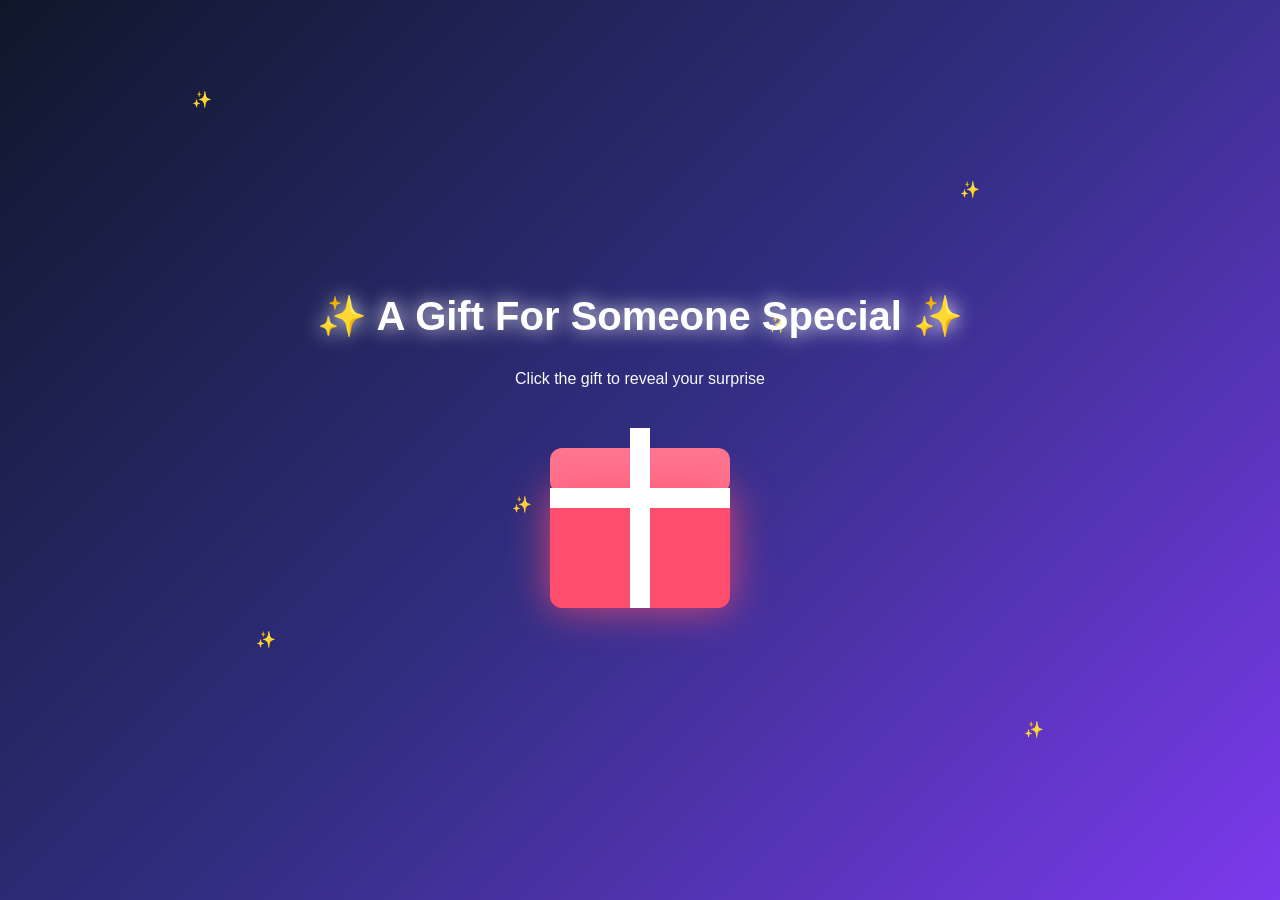
<file: index.html>
<!DOCTYPE html>
<html>
<head>
<meta charset="UTF-8">
<title>A Special Surprise ❤️</title>

<style>

*{
    margin:0;
    padding:0;
    box-sizing:border-box;
}

body{
    height:100vh;
    overflow:hidden;
    font-family:Arial, sans-serif;
    background:linear-gradient(135deg,#0f172a,#312e81,#7c3aed);
    display:flex;
    justify-content:center;
    align-items:center;
}

.star{
    position:absolute;
    color:white;
    animation:twinkle 3s infinite;
}

@keyframes twinkle{
    0%,100%{opacity:0.2;}
    50%{opacity:1;}
}

.container{
    text-align:center;
    z-index:2;
}

.title{
    color:white;
    font-size:40px;
    margin-bottom:30px;
    text-shadow:0 0 20px white;
}

.subtitle{
    color:#f8fafc;
    margin-bottom:40px;
}

.gift{
    position:relative;
    width:180px;
    height:180px;
    margin:auto;
    cursor:pointer;
    transition:0.5s;
}

.gift:hover{
    transform:scale(1.08);
}

.box{
    width:180px;
    height:120px;
    background:#ff4d6d;
    position:absolute;
    bottom:0;
    border-radius:12px;
    box-shadow:0 0 40px rgba(255,77,109,.8);
}

.lid{
    width:180px;
    height:45px;
    background:#ff758f;
    position:absolute;
    top:20px;
    border-radius:12px;
    transition:1s;
}

.ribbon-v{
    position:absolute;
    width:20px;
    height:180px;
    background:white;
    left:80px;
}

.ribbon-h{
    position:absolute;
    width:180px;
    height:20px;
    background:white;
    top:60px;
}

.open .lid{
    transform:translateY(-80px) rotate(-15deg);
}

.secret{
    display:none;
    margin-top:40px;
    background:white;
    width:400px;
    max-width:90vw;
    padding:25px;
    border-radius:20px;
    animation:fadeIn 1s;
}

@keyframes fadeIn{
    from{
        opacity:0;
        transform:translateY(40px);
    }
    to{
        opacity:1;
        transform:translateY(0);
    }
}

.secret h2{
    color:#ff4d6d;
    margin-bottom:15px;
}

.secret p{
    color:#444;
    margin-bottom:15px;
    line-height:1.6;
}

input{
    width:90%;
    padding:12px;
    border-radius:25px;
    border:1px solid #ccc;
    text-align:center;
    font-size:16px;
}

button{
    margin-top:15px;
    padding:12px 25px;
    border:none;
    border-radius:25px;
    background:#ff4d6d;
    color:white;
    font-size:16px;
    cursor:pointer;
}

.heart{
    position:absolute;
    font-size:25px;
    animation:floatUp 4s linear forwards;
}

@keyframes floatUp{
    from{
        opacity:1;
        transform:translateY(0);
    }
    to{
        opacity:0;
        transform:translateY(-300px);
    }
}

</style>
</head>

<body>

<div class="star" style="top:10%;left:15%">✨</div>
<div class="star" style="top:20%;left:75%">✨</div>
<div class="star" style="top:70%;left:20%">✨</div>
<div class="star" style="top:80%;left:80%">✨</div>
<div class="star" style="top:35%;left:60%">✨</div>
<div class="star" style="top:55%;left:40%">✨</div>

<div class="container">

<h1 class="title">✨ A Gift For Someone Special ✨</h1>

<p class="subtitle">
Click the gift to reveal your surprise
</p>

<div class="gift" id="gift" onclick="openGift()">

<div class="lid"></div>

<div class="box"></div>

<div class="ribbon-v"></div>

<div class="ribbon-h"></div>

</div>

<div class="secret" id="secret">

<h2>💌 Secret Birthday Message</h2>

<p>
This little gift was made especially for you.
Before you continue, enter the secret password.
</p>

<input type="password"
id="password"
placeholder="Enter Secret Password">

<br>

<button onclick="checkPassword()">
Unlock Surprise ❤️
</button>

</div>

</div>

<script>

function openGift(){

    document.getElementById("gift")
    .classList.add("open");

    document.getElementById("secret")
    .style.display="block";

    for(let i=0;i<20;i++){

        let heart=document.createElement("div");

        heart.innerHTML="❤️";

        heart.className="heart";

        heart.style.left=
        (window.innerWidth/2 +
        Math.random()*200-100)+"px";

        heart.style.top=
        (window.innerHeight/2)+"px";

        document.body.appendChild(heart);

        setTimeout(()=>{
            heart.remove();
        },4000);
    }
}

function checkPassword(){

    let pass=
    document.getElementById("password").value;

    if(pass==="20061311"){
        window.location.href="home.html";
    }
    else{
        alert("Wrong password ❤️");
    }
}

</script>

</body>
</html>
</file>
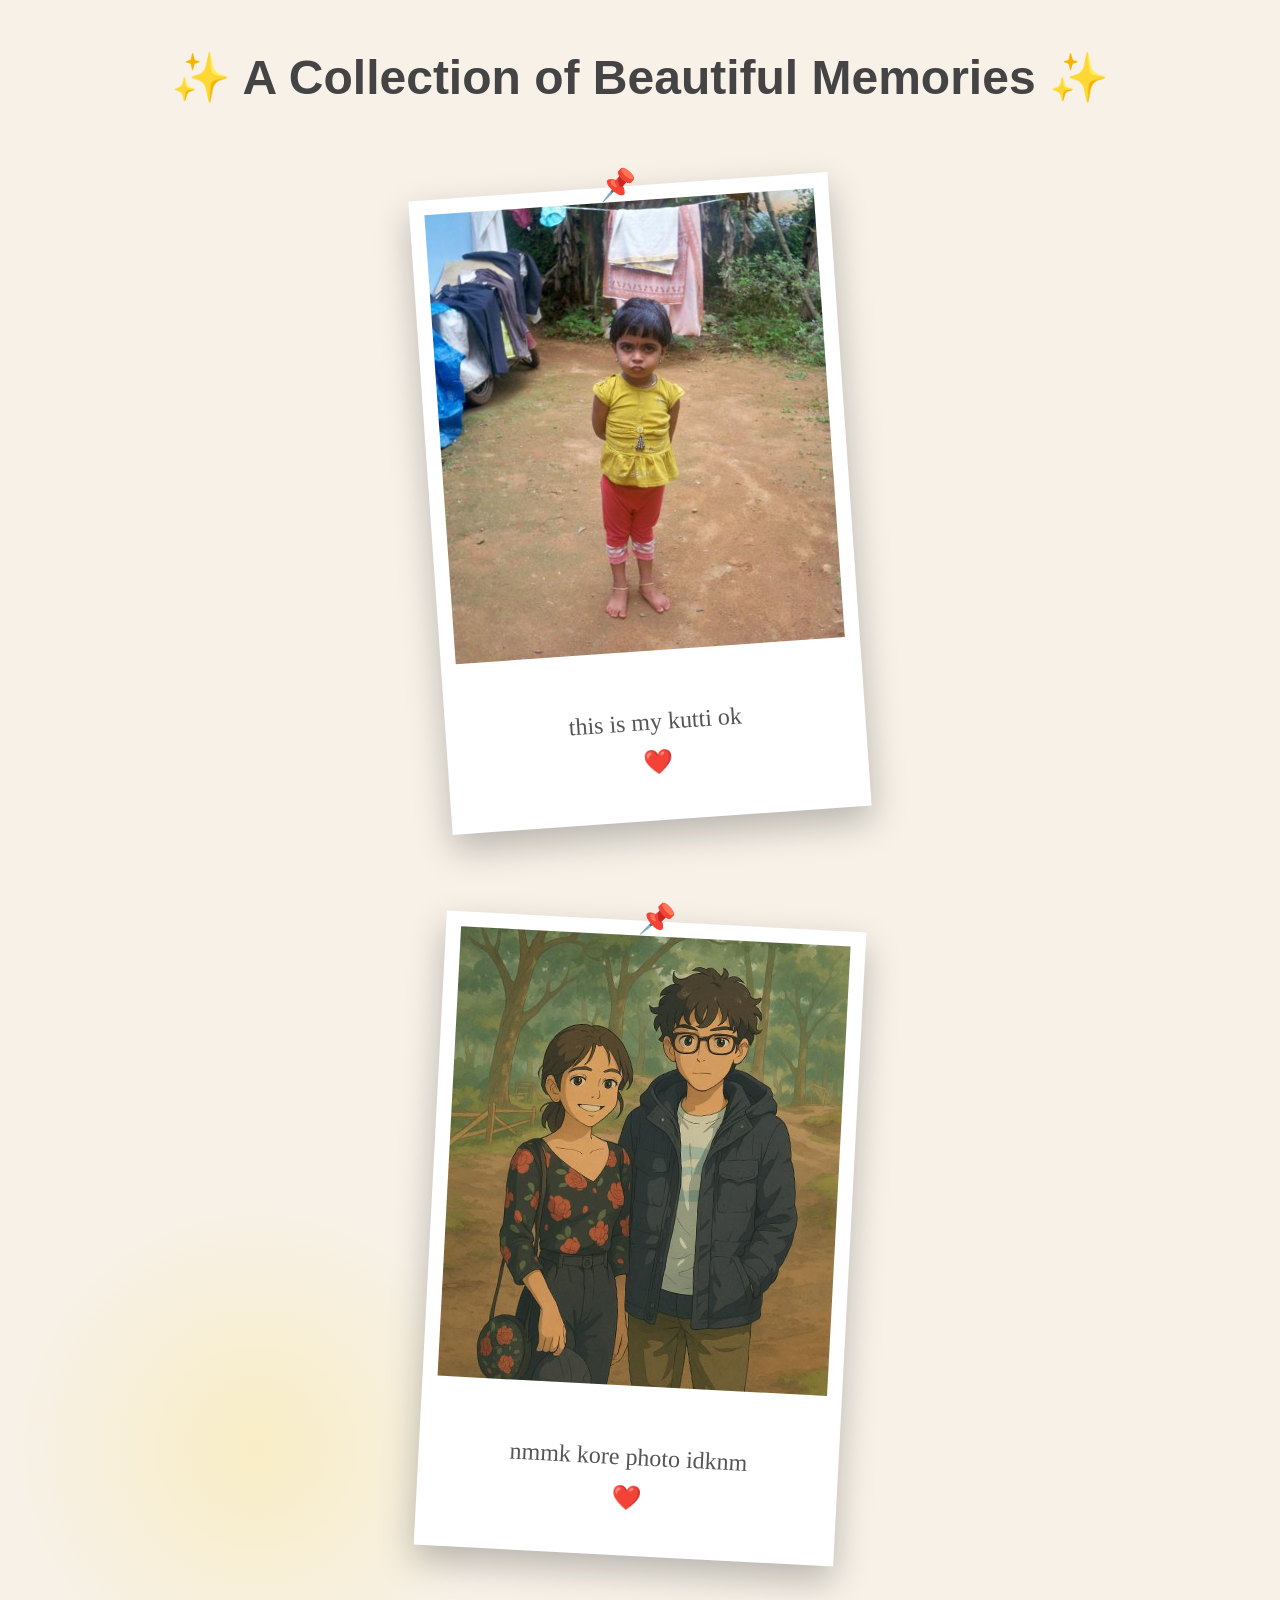
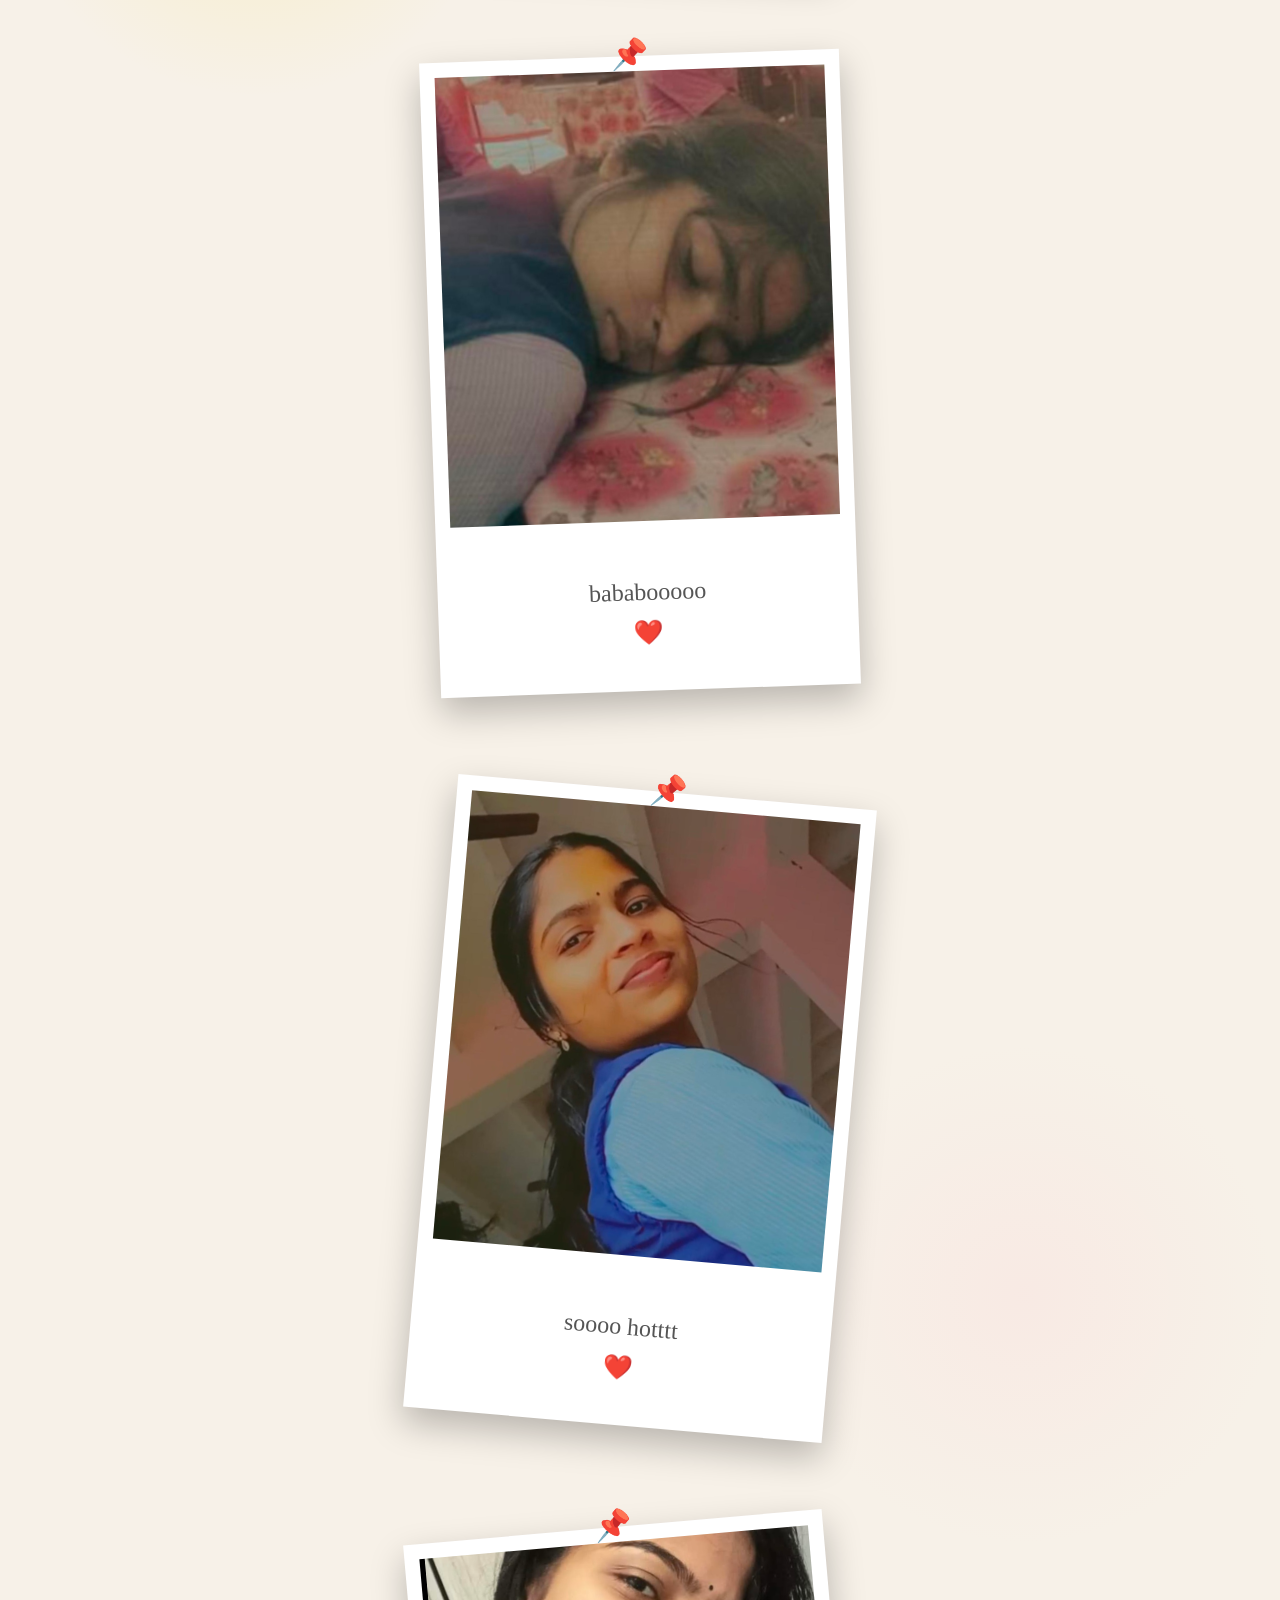
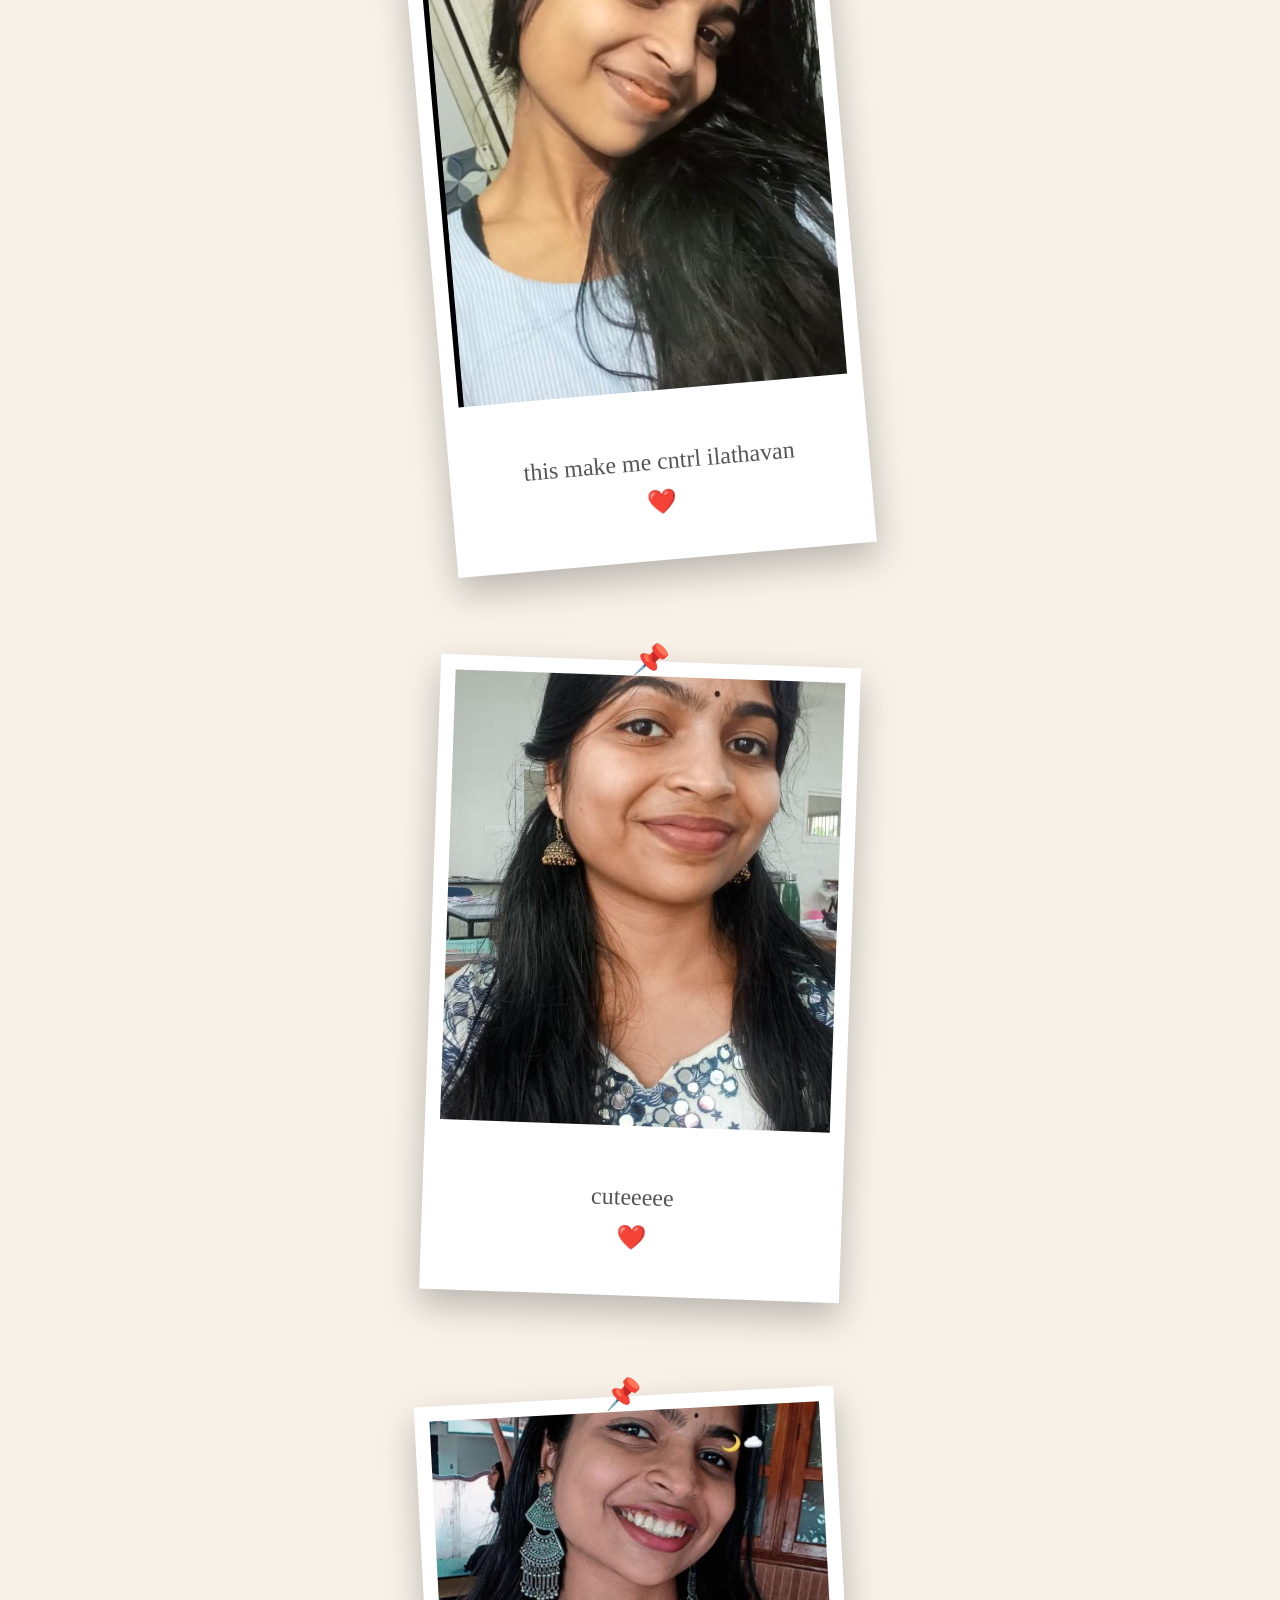
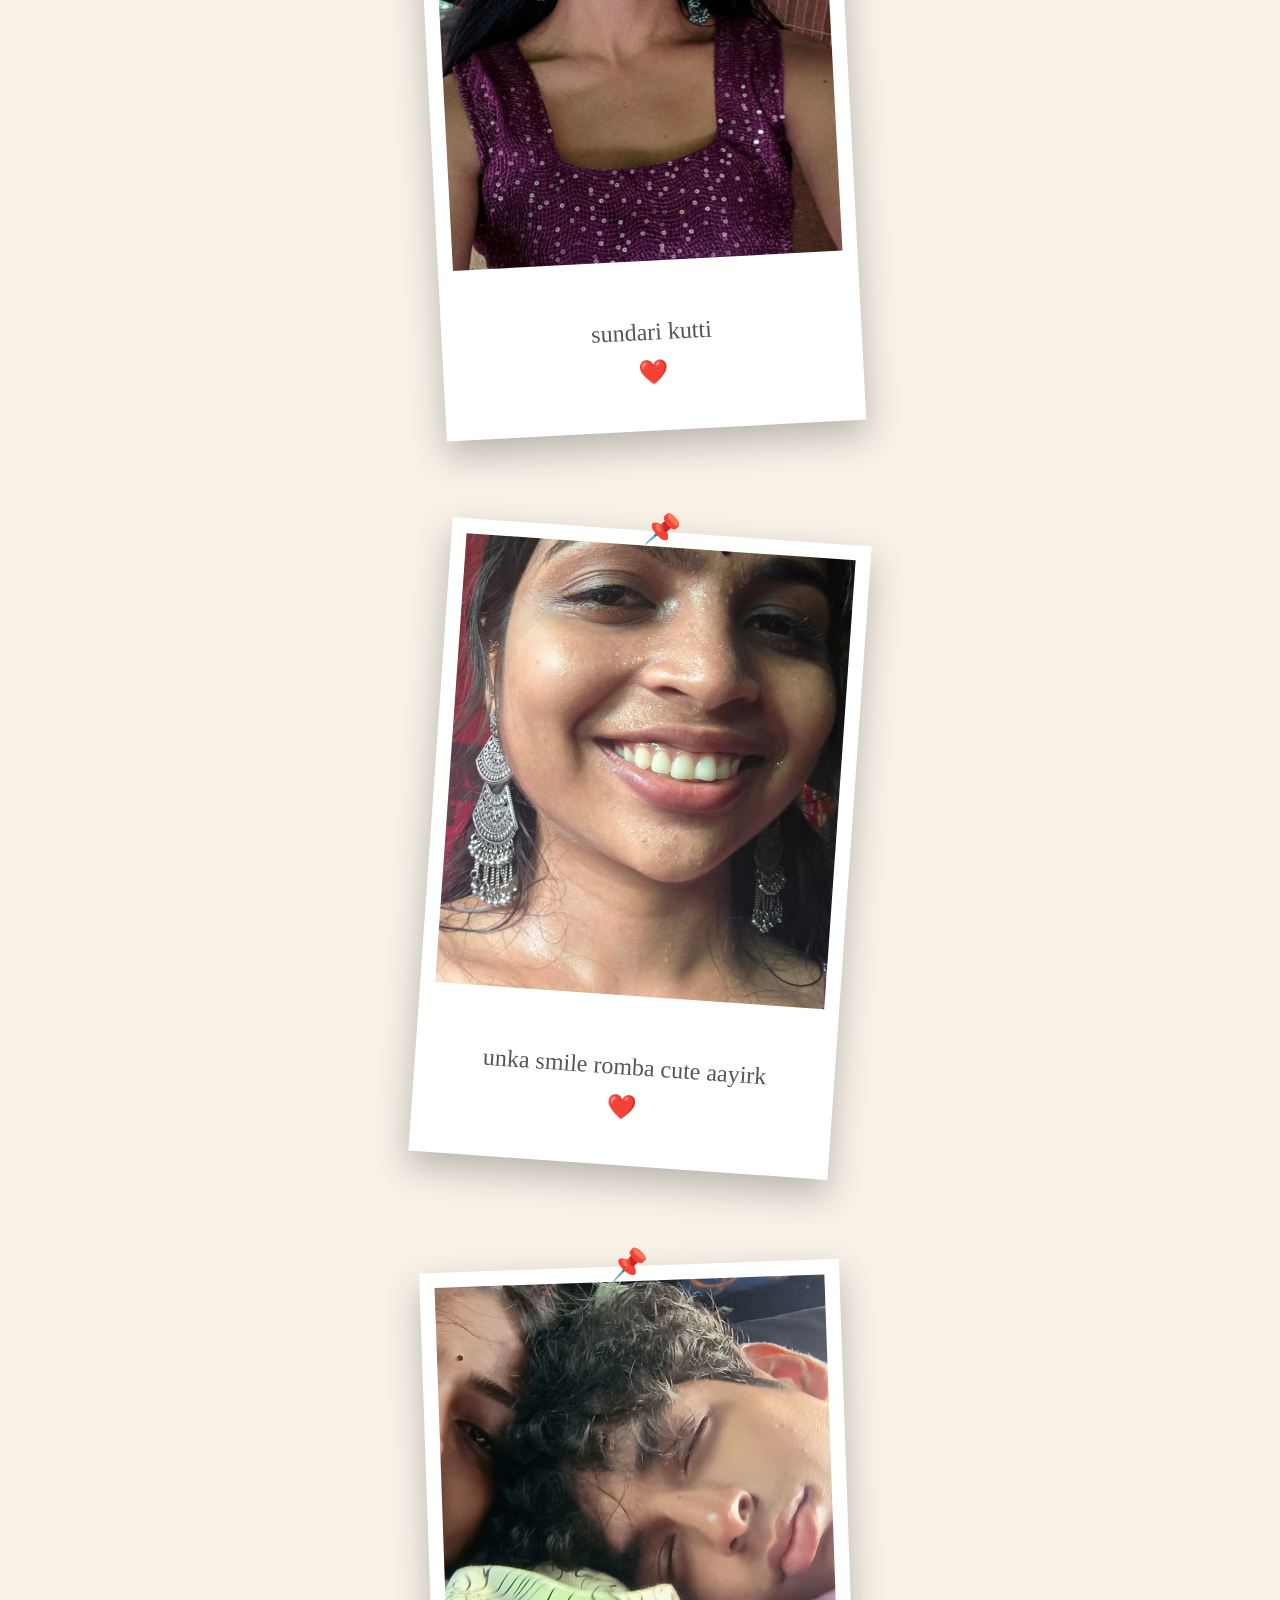
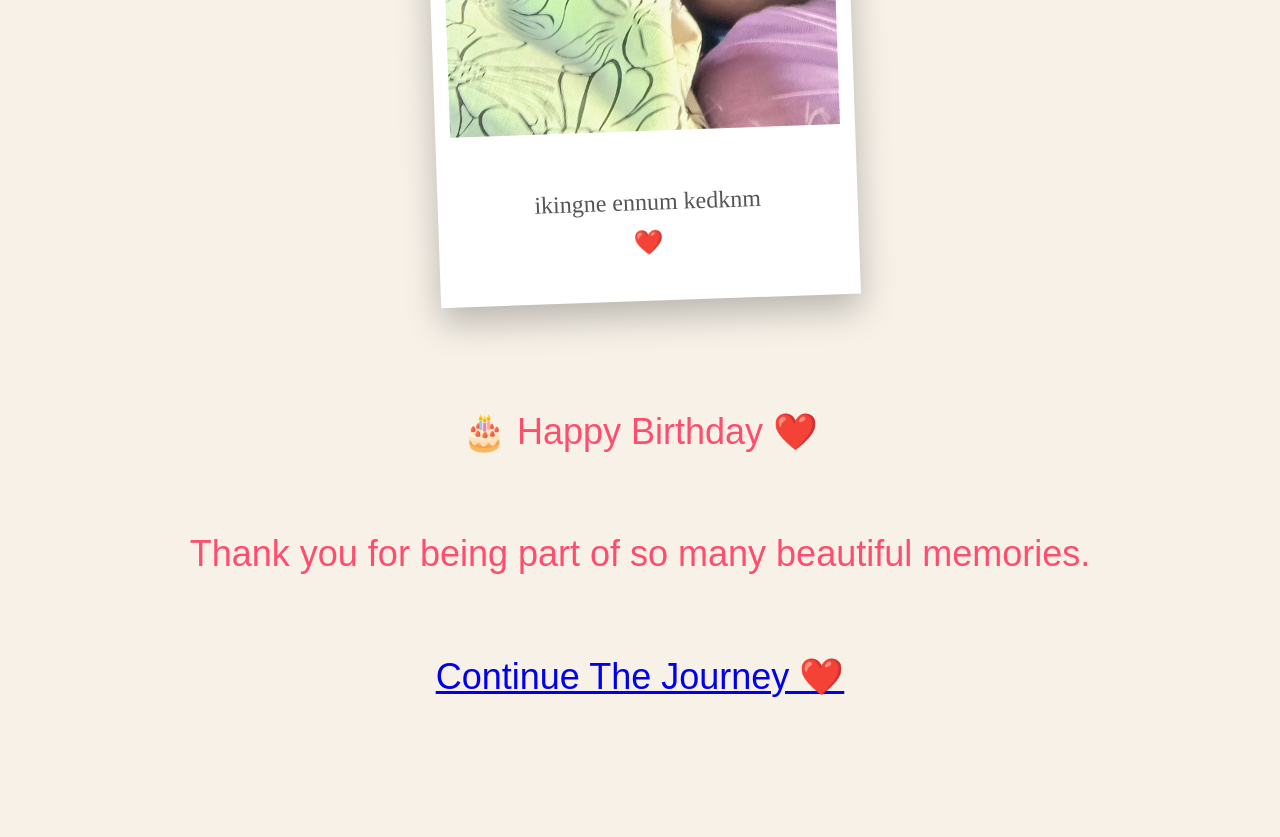
<file: gallery.html>
<!DOCTYPE html>
<html lang="en">
<head>
<meta charset="UTF-8">
<meta name="viewport" content="width=device-width, initial-scale=1.0">
<title>Polaroid Memories ❤️</title>

<style>

*{
    margin:0;
    padding:0;
    box-sizing:border-box;
}

body{
    background:#f7f1e8;
    background-image:
    radial-gradient(circle at 20% 20%, rgba(255,215,0,.15), transparent 250px),
    radial-gradient(circle at 80% 40%, rgba(255,192,203,.15), transparent 250px);
    font-family:Arial,sans-serif;
    padding:50px 20px;
}

h1{
    text-align:center;
    color:#444;
    font-size:3rem;
    margin-bottom:80px;
}

.gallery{
    display:flex;
    flex-direction:column;
    align-items:center;
    gap:100px;
}

.polaroid{
    width:420px;
    background:white;
    padding:15px;
    padding-bottom:170px;
    position:relative;
    box-shadow:0 15px 35px rgba(0,0,0,.25);
    transition:0.4s;
}

.polaroid:hover{
    transform:scale(1.05) !important;
}

.polaroid::before{
    content:"📌";
    position:absolute;
    top:-20px;
    left:50%;
    transform:translateX(-50%);
    font-size:30px;
}

.polaroid:nth-child(1){transform:rotate(-4deg);}
.polaroid:nth-child(2){transform:rotate(3deg);}
.polaroid:nth-child(3){transform:rotate(-2deg);}
.polaroid:nth-child(4){transform:rotate(5deg);}
.polaroid:nth-child(5){transform:rotate(-5deg);}
.polaroid:nth-child(6){transform:rotate(2deg);}
.polaroid:nth-child(7){transform:rotate(-3deg);}
.polaroid:nth-child(8){transform:rotate(4deg);}
.polaroid:nth-child(9){transform:rotate(-2deg);}

.polaroid img{
    width:100%;
    height:450px;
    object-fit:cover;
    display:block;
}

.caption{
    position:absolute;
    bottom:40px;
    left:50%;
    transform:translateX(-50%);
    width:90%;
    text-align:center;
    color:#555;
    font-size:24px;
    line-height:1.4;
    font-family:"Brush Script MT",cursive;
}

.heart{
    display:block;
    margin-top:8px;
    font-size:24px;
}

.final{
    text-align:center;
    margin-top:100px;
    margin-bottom:80px;
    color:#ff4d6d;
    font-size:36px;
    line-height:1.7;
}

</style>
</head>
<body>

<h1>✨ A Collection of Beautiful Memories ✨</h1>

<div class="gallery">

<div class="polaroid">
<img src="photo1.jpg">
<div class="caption">
this is my kutti ok
<span class="heart">❤️</span>
</div>
</div>

<div class="polaroid">
<img src="photo2.jpg">
<div class="caption">
nmmk kore photo idknm
<span class="heart">❤️</span>
</div>
</div>

<div class="polaroid">
<img src="photo3.jpg">
<div class="caption">
bababooooo
<span class="heart">❤️</span>
</div>
</div>

<div class="polaroid">
<img src="photo4.jpg">
<div class="caption">
soooo hotttt
<span class="heart">❤️</span>
</div>
</div>

<div class="polaroid">
<img src="photo5.jpg">
<div class="caption">
this make me cntrl ilathavan
<span class="heart">❤️</span>
</div>
</div>

<div class="polaroid">
<img src="photo6.jpg">
<div class="caption">
cuteeeee
<span class="heart">❤️</span>
</div>
</div>

<div class="polaroid">
<img src="photo7.jpg">
<div class="caption">
sundari kutti
<span class="heart">❤️</span>
</div>
</div>

<div class="polaroid">
<img src="photo8.jpg">
<div class="caption">
unka smile romba cute aayirk
<span class="heart">❤️</span>
</div>
</div>

<div class="polaroid">
<img src="photo9.jpg">
<div class="caption">
ikingne ennum kedknm
<span class="heart">❤️</span>
</div>
</div>

</div>

<div class="final">
🎂 Happy Birthday ❤️
<br><br>
Thank you for being part of so many beautiful memories.

<br><br>

<a href="memories.html" class="next-btn">
Continue The Journey ❤️
</a>

</div>

</body>
</html>
</file>
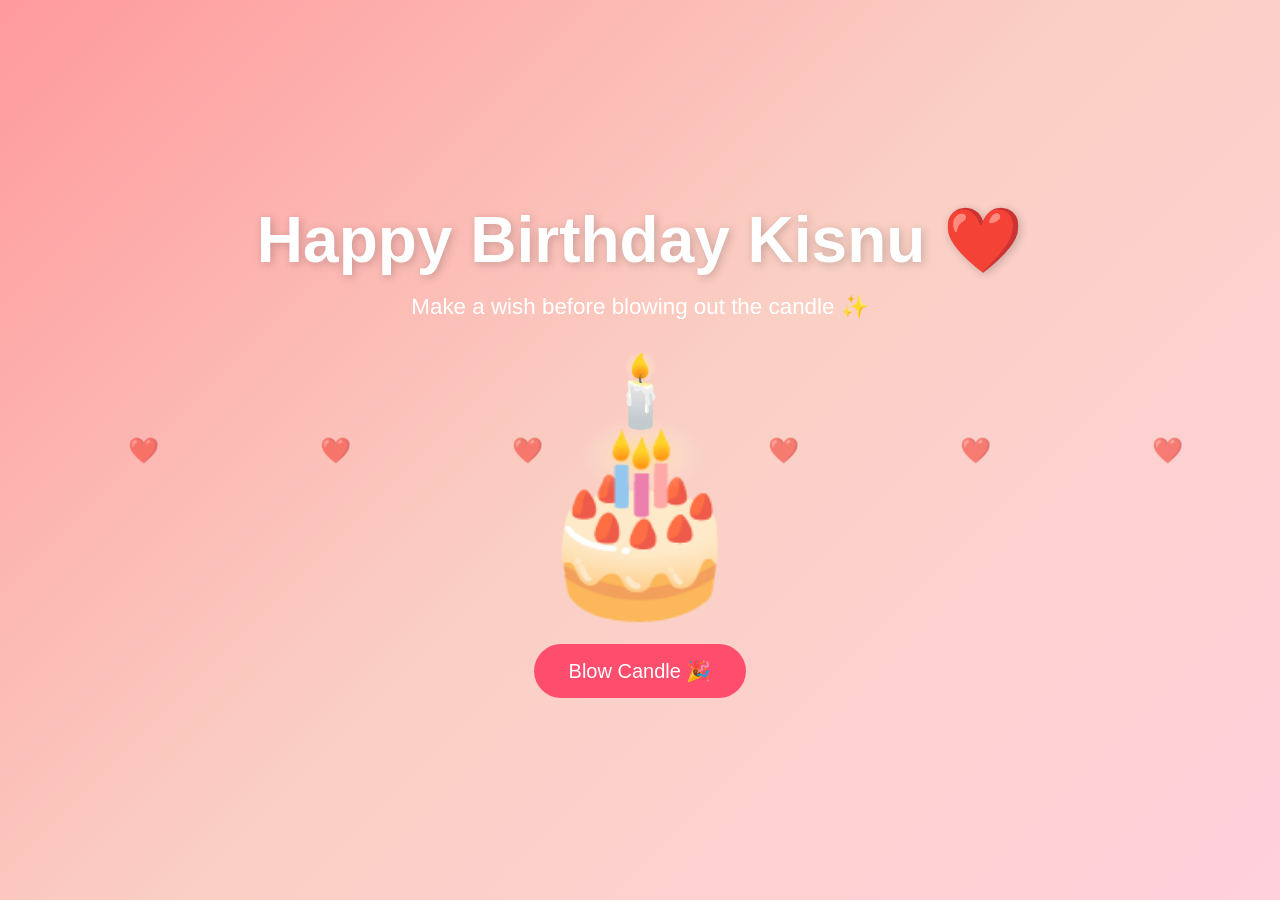
<file: home.html>
<!DOCTYPE html>
<html lang="en">
<head>
<meta charset="UTF-8">
<meta name="viewport" content="width=device-width, initial-scale=1.0">
<title>Happy Birthday ❤️</title>

<style>

*{
    margin:0;
    padding:0;
    box-sizing:border-box;
}

body{
    height:100vh;
    overflow:hidden;
    display:flex;
    justify-content:center;
    align-items:center;
    flex-direction:column;
    text-align:center;

    background:linear-gradient(
    135deg,
    #ff9a9e,
    #fad0c4,
    #ffd1dc
    );

    font-family:Arial,sans-serif;
}

h1{
    font-size:4rem;
    color:white;
    margin-bottom:15px;
    text-shadow:2px 2px 10px rgba(0,0,0,0.2);
}

.subtitle{
    color:white;
    font-size:1.4rem;
    margin-bottom:30px;
}

.candle{
    font-size:70px;
    margin-bottom:-20px;
    transition:0.5s;
}

.cake{
    font-size:180px;
}

button{

    padding:15px 35px;

    border:none;

    border-radius:30px;

    background:#ff4d6d;

    color:white;

    font-size:20px;

    cursor:pointer;

    margin-top:20px;

    transition:0.3s;
}

button:hover{
    transform:scale(1.05);
}

#cakeSlice{
    display:none;
    font-size:90px;
    margin-top:20px;
    animation:pop 1s ease;
}

#albumBtn{
    display:none;

    margin-top:10px;

    text-decoration:none;

    background:#ff4d6d;

    color:white;

    padding:15px 35px;

    border-radius:30px;

    font-size:20px;
}

@keyframes pop{

    0%{
        transform:scale(0);
    }

    100%{
        transform:scale(1);
    }

}

.heart{

    position:absolute;

    color:white;

    font-size:25px;

    animation:float 8s linear infinite;

    opacity:.6;
}

@keyframes float{

    from{
        transform:translateY(100vh);
    }

    to{
        transform:translateY(-120px);
    }

}

</style>
</head>
<body>

<div class="heart" style="left:10%">❤️</div>
<div class="heart" style="left:25%;animation-delay:1s">❤️</div>
<div class="heart" style="left:40%;animation-delay:2s">❤️</div>
<div class="heart" style="left:60%;animation-delay:3s">❤️</div>
<div class="heart" style="left:75%;animation-delay:4s">❤️</div>
<div class="heart" style="left:90%;animation-delay:5s">❤️</div>

<h1>Happy Birthday Kisnu ❤️</h1>

<p class="subtitle">
Make a wish before blowing out the candle ✨
</p>

<div class="candle" id="candle">
🕯️
</div>

<div class="cake">
🎂
</div>

<button onclick="blowCandle()">
Blow Candle 🎉
</button>

<div id="cakeSlice">
🍰
</div>

<a href="gallery.html" id="albumBtn">
Open My Birthday Album ❤️
</a>

<script>

function blowCandle(){

    document.getElementById("candle").innerHTML = "💨";

    document.getElementById("cakeSlice").style.display = "block";

    document.getElementById("albumBtn").style.display = "inline-block";

}

</script>

</body>
</html>
</file>
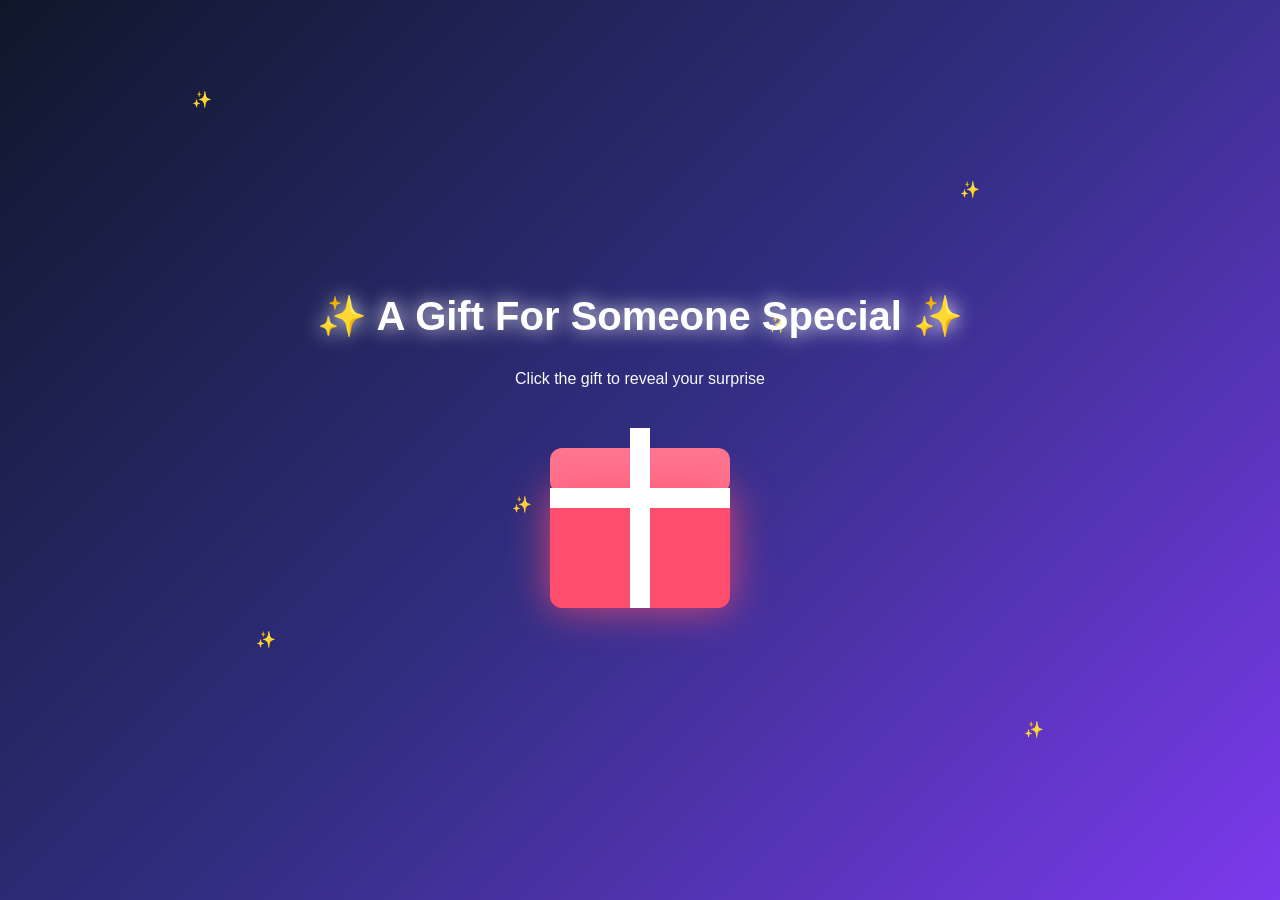
<file: login.html>
<!DOCTYPE html>
<html>
<head>
<meta charset="UTF-8">
<title>A Special Surprise ❤️</title>

<style>

*{
    margin:0;
    padding:0;
    box-sizing:border-box;
}

body{
    height:100vh;
    overflow:hidden;
    font-family:Arial, sans-serif;
    background:linear-gradient(135deg,#0f172a,#312e81,#7c3aed);
    display:flex;
    justify-content:center;
    align-items:center;
}

.star{
    position:absolute;
    color:white;
    animation:twinkle 3s infinite;
}

@keyframes twinkle{
    0%,100%{opacity:0.2;}
    50%{opacity:1;}
}

.container{
    text-align:center;
    z-index:2;
}

.title{
    color:white;
    font-size:40px;
    margin-bottom:30px;
    text-shadow:0 0 20px white;
}

.subtitle{
    color:#f8fafc;
    margin-bottom:40px;
}

.gift{
    position:relative;
    width:180px;
    height:180px;
    margin:auto;
    cursor:pointer;
    transition:0.5s;
}

.gift:hover{
    transform:scale(1.08);
}

.box{
    width:180px;
    height:120px;
    background:#ff4d6d;
    position:absolute;
    bottom:0;
    border-radius:12px;
    box-shadow:0 0 40px rgba(255,77,109,.8);
}

.lid{
    width:180px;
    height:45px;
    background:#ff758f;
    position:absolute;
    top:20px;
    border-radius:12px;
    transition:1s;
}

.ribbon-v{
    position:absolute;
    width:20px;
    height:180px;
    background:white;
    left:80px;
}

.ribbon-h{
    position:absolute;
    width:180px;
    height:20px;
    background:white;
    top:60px;
}

.open .lid{
    transform:translateY(-80px) rotate(-15deg);
}

.secret{
    display:none;
    margin-top:40px;
    background:white;
    width:400px;
    max-width:90vw;
    padding:25px;
    border-radius:20px;
    animation:fadeIn 1s;
}

@keyframes fadeIn{
    from{
        opacity:0;
        transform:translateY(40px);
    }
    to{
        opacity:1;
        transform:translateY(0);
    }
}

.secret h2{
    color:#ff4d6d;
    margin-bottom:15px;
}

.secret p{
    color:#444;
    margin-bottom:15px;
    line-height:1.6;
}

input{
    width:90%;
    padding:12px;
    border-radius:25px;
    border:1px solid #ccc;
    text-align:center;
    font-size:16px;
}

button{
    margin-top:15px;
    padding:12px 25px;
    border:none;
    border-radius:25px;
    background:#ff4d6d;
    color:white;
    font-size:16px;
    cursor:pointer;
}

.heart{
    position:absolute;
    font-size:25px;
    animation:floatUp 4s linear forwards;
}

@keyframes floatUp{
    from{
        opacity:1;
        transform:translateY(0);
    }
    to{
        opacity:0;
        transform:translateY(-300px);
    }
}

</style>
</head>

<body>

<div class="star" style="top:10%;left:15%">✨</div>
<div class="star" style="top:20%;left:75%">✨</div>
<div class="star" style="top:70%;left:20%">✨</div>
<div class="star" style="top:80%;left:80%">✨</div>
<div class="star" style="top:35%;left:60%">✨</div>
<div class="star" style="top:55%;left:40%">✨</div>

<div class="container">

<h1 class="title">✨ A Gift For Someone Special ✨</h1>

<p class="subtitle">
Click the gift to reveal your surprise
</p>

<div class="gift" id="gift" onclick="openGift()">

<div class="lid"></div>

<div class="box"></div>

<div class="ribbon-v"></div>

<div class="ribbon-h"></div>

</div>

<div class="secret" id="secret">

<h2>💌 Secret Birthday Message</h2>

<p>
This little gift was made especially for you.
Before you continue, enter the secret password.
</p>

<input type="password"
id="password"
placeholder="Enter Secret Password">

<br>

<button onclick="checkPassword()">
Unlock Surprise ❤️
</button>

</div>

</div>

<script>

function openGift(){

    document.getElementById("gift")
    .classList.add("open");

    document.getElementById("secret")
    .style.display="block";

    for(let i=0;i<20;i++){

        let heart=document.createElement("div");

        heart.innerHTML="❤️";

        heart.className="heart";

        heart.style.left=
        (window.innerWidth/2 +
        Math.random()*200-100)+"px";

        heart.style.top=
        (window.innerHeight/2)+"px";

        document.body.appendChild(heart);

        setTimeout(()=>{
            heart.remove();
        },4000);
    }
}

function checkPassword(){

    let pass=
    document.getElementById("password").value;

    if(pass==="20061311"){
        window.location.href="index.html";
    }
    else{
        alert("Wrong password ❤️");
    }
}

</script>

</body>
</html>
</file>
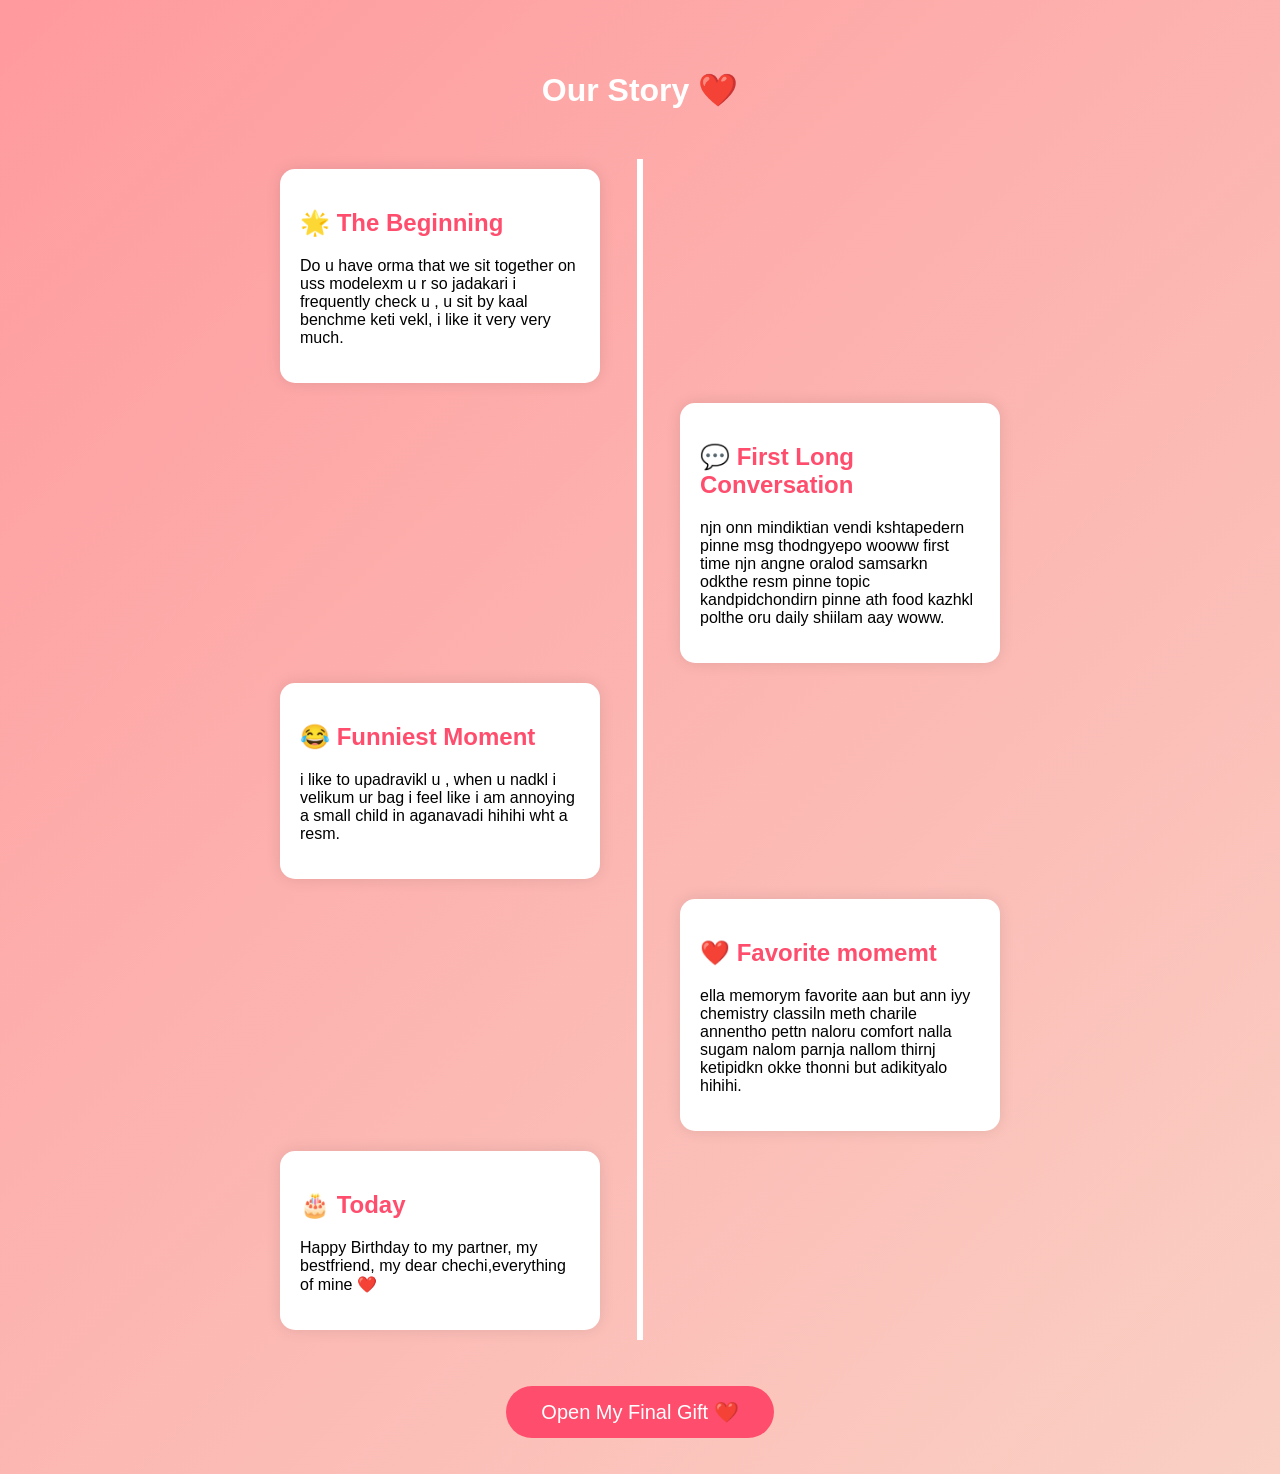
<file: memories.html>
<!DOCTYPE html>
<html>
<head>
<title>Our Story ❤️</title>

<style>

body{
    margin:0;
    font-family:Arial;
    background:linear-gradient(135deg,#ff9a9e,#fad0c4);
    padding:50px;
}

h1{
    text-align:center;
    color:white;
    margin-bottom:50px;
}

.timeline{
    position:relative;
    max-width:800px;
    margin:auto;
}

.timeline::after{
    content:'';
    position:absolute;
    width:6px;
    background:white;
    top:0;
    bottom:0;
    left:50%;
    margin-left:-3px;
}

.container{
    padding:10px 40px;
    position:relative;
    width:50%;
    box-sizing:border-box;
}

.left{
    left:0;
}

.right{
    left:50%;
}

.content{
    padding:20px;
    background:white;
    border-radius:15px;
    box-shadow:0 0 15px rgba(0,0,0,0.1);
}

h2{
    color:#ff4d6d;
}

</style>
</head>

<body>

<h1>Our Story ❤️</h1>

<div class="timeline">

<div class="container left">
<div class="content">
<h2>🌟 The Beginning</h2>
<p>Do u have orma that we sit together on uss modelexm u r so jadakari i frequently check u , u sit by kaal benchme keti vekl, i like it very very much.</p>
</div>
</div>

<div class="container right">
<div class="content">
<h2>💬 First Long Conversation</h2>
<p>njn onn mindiktian vendi kshtapedern pinne msg thodngyepo wooww first time njn angne oralod samsarkn odkthe resm pinne topic kandpidchondirn pinne ath food kazhkl polthe oru daily shiilam aay woww.</p>
</div>
</div>

<div class="container left">
<div class="content">
<h2>😂 Funniest Moment</h2>
<p>i like to upadravikl u , when u nadkl i velikum ur bag i feel like i am annoying a small child in aganavadi hihihi wht a resm.</p>
</div>
</div>

<div class="container right">
<div class="content">
<h2>❤️ Favorite momemt</h2>
<p>ella memorym favorite aan but ann iyy chemistry classiln meth charile annentho pettn naloru comfort nalla sugam nalom parnja nallom thirnj ketipidkn okke thonni but adikityalo hihihi.</p>
</div>
</div>

<div class="container left">
<div class="content">
<h2>🎂 Today</h2>
<p>Happy Birthday to my partner, my bestfriend, my dear chechi,everything of mine ❤️</p>
</div>
</div>

</div>

<div style="text-align:center; margin-top:60px;">

<a href="surprise.html"
style="
background:#ff4d6d;
color:white;
padding:15px 35px;
text-decoration:none;
border-radius:30px;
font-size:20px;
">

Open My Final Gift ❤️

</a>

</div>

</body>
</html>
</file>
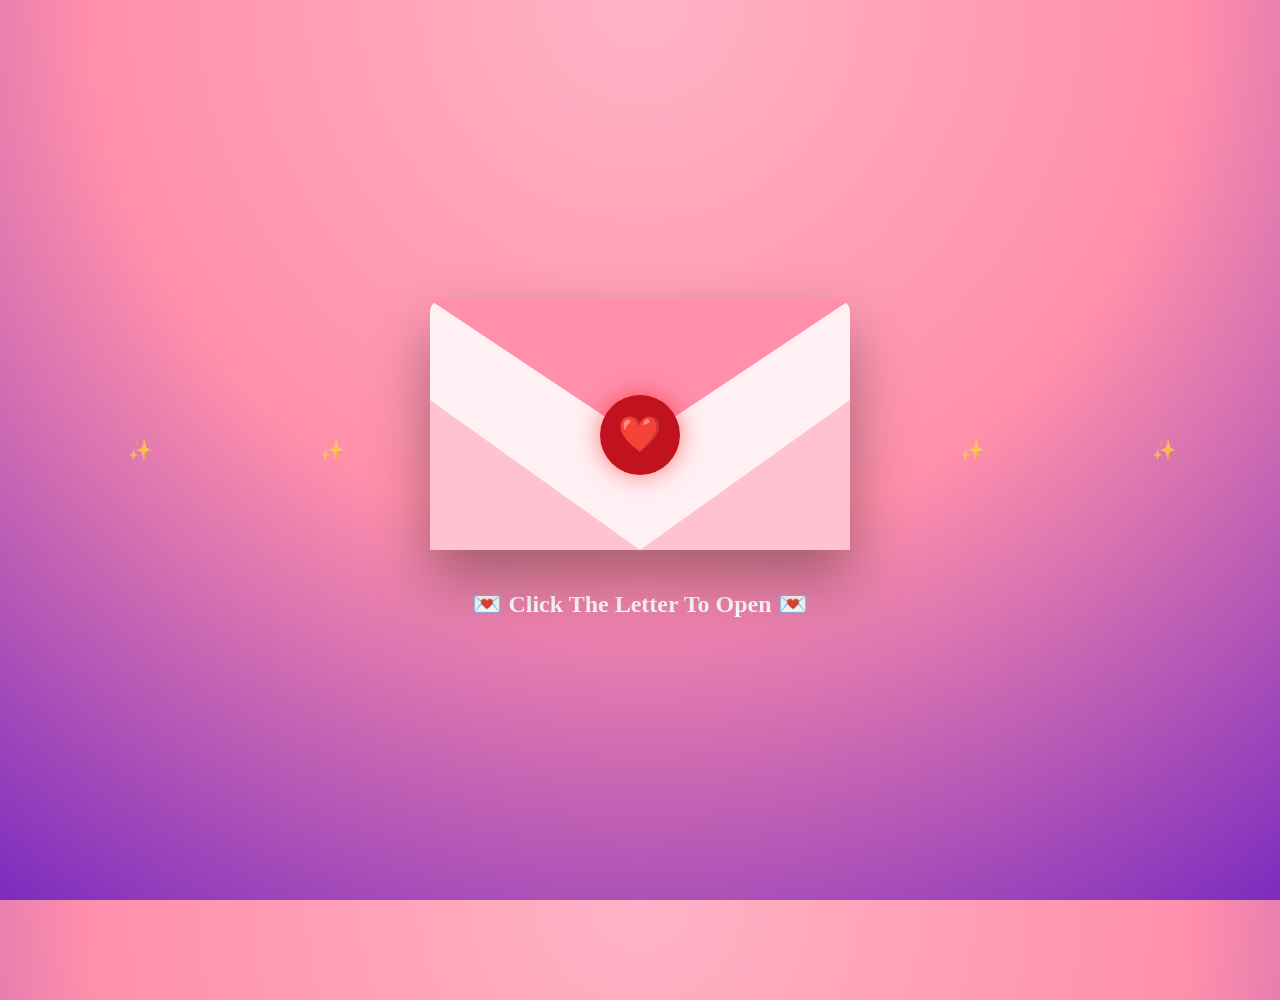
<file: surprise.html>
<!DOCTYPE html>
<html lang="en">
<head>
<meta charset="UTF-8">
<meta name="viewport" content="width=device-width, initial-scale=1.0">
<title>A Letter For Kisnu ❤️</title>

<style>

*{
margin:0;
padding:0;
box-sizing:border-box;
}

body{
height:100vh;
overflow:hidden;
display:flex;
justify-content:center;
align-items:center;
background:
radial-gradient(circle at top,#ffb3c6,#ff8fab,#7b2cbf);
font-family:Georgia,serif;
perspective:1500px;
}

.sparkle{
position:absolute;
font-size:20px;
color:white;
animation:float 8s linear infinite;
opacity:.7;
}

@keyframes float{

0%{
transform:translateY(100vh);
}

100%{
transform:translateY(-120px);
}

}

.scene{
position:relative;
width:420px;
height:300px;
transform-style:preserve-3d;
}

.envelope{
position:absolute;
width:100%;
height:250px;
transform-style:preserve-3d;
cursor:pointer;
}

.back{
position:absolute;
width:100%;
height:100%;
background:#fff0f3;
border-radius:12px;
box-shadow:
0 30px 60px rgba(0,0,0,.35);
}

.front{
position:absolute;
bottom:0;
width:100%;
height:150px;
background:#ffc2d1;
clip-path:polygon(0 0,50% 100%,100% 0,100% 100%,0 100%);
z-index:5;
}

.flap{
position:absolute;
top:0;
left:0;
width:0;
height:0;
border-left:210px solid transparent;
border-right:210px solid transparent;
border-top:140px solid #ff8fab;
transform-origin:top;
transition:1.5s;
z-index:10;
}

.seal{
position:absolute;
left:50%;
top:95px;
transform:translateX(-50%);
width:80px;
height:80px;
border-radius:50%;
background:#c1121f;
display:flex;
justify-content:center;
align-items:center;
font-size:35px;
color:white;
z-index:20;
box-shadow:
0 0 25px rgba(255,0,0,.5);
}

.message{
margin-top:290px;
text-align:center;
font-size:24px;
color:white;
font-weight:bold;
}

.paper{

position:absolute;

left:25px;

top:30px;

width:370px;

height:550px;

background:
linear-gradient(
180deg,
#fff8ec,
#f6e4c5
);

border:4px solid #d4af37;

border-radius:12px;

padding:35px;

box-shadow:
0 25px 70px rgba(0,0,0,.5),
0 0 30px rgba(212,175,55,.3);

transform:
translateY(120px)
translateZ(-50px);

opacity:0;

transition:2s;

overflow:auto;

}

.paper-title{
text-align:center;
font-size:34px;
color:#7b2d26;
margin-bottom:30px;
}

.letter{
font-size:24px;
line-height:1.9;
color:#4a3426;
font-family:"Brush Script MT",cursive;
}

.signature{
margin-top:40px;
text-align:right;
font-size:30px;
color:#7b2d26;
}

.end{
text-align:center;
margin-top:50px;
font-size:22px;
color:#c1121f;
font-weight:bold;
}

</style>
</head>

<body>

<div class="sparkle" style="left:10%">✨</div>
<div class="sparkle" style="left:25%;animation-delay:1s">✨</div>
<div class="sparkle" style="left:40%;animation-delay:2s">✨</div>
<div class="sparkle" style="left:60%;animation-delay:3s">✨</div>
<div class="sparkle" style="left:75%;animation-delay:4s">✨</div>
<div class="sparkle" style="left:90%;animation-delay:5s">✨</div>

<div class="scene">

<div class="envelope" onclick="openLetter()">

<div class="back"></div>

<div class="paper" id="paper">

<div class="paper-title">
💌 To My Kisnu 💌
</div>

<div class="letter">

Dear Kisnu,

<br><br>

Hlo dearu how old are u oo 19 , nthokind sugle 12 manik wishiyn patula orngindvulo nnlum first wish intya ,u know ur dairy piece is the best gift ikk kitilth, ikk angne dairy piece theran patlalo karnm inte dairy u aanlo , I am so greatfull and thankfull u inte lifil illathin, puvrthe korekalm ingne vene , nmmk orusm njn parnja pole porthoke poy agoshikata ,thanku for coming into my life ath njn parnjilelum ank arylo kayoke verkunu typiyn patnlalo,kisuo I wish u inte kude venm till my last day , u know ethra kashtapet last brday onnn  wishiyn athrem formal aay oru happy brday mathrm parnj poy, kisuno ikk ini angne long distance patula ta , happy birthday my love , ypu are the most beautiful part of my life and one of the strongest reason for my happiness, no matter how many people come and go you own my heart, thank u for all the memories, the laughs, the support and the love u have given to me,  I know life isn’t easy always,but I want  you to remember how amazing, kind,and special u r, I am proud of u and everything u working towards , ikentha prynd arila ankarylo iyy ikk engne nn ikk ezhthi parnjeran patula , once again happy birthday my princess ,love uuu

<div class="signature">

Your Dinku ❤️

</div>

<div class="end">

🎂 Happy Birthday My Princess ❤️

<br><br>

Thank you for every smile,
every memory,
every laugh,
and every moment.

<br><br>

❤️ Forever Your Dinku ❤️

</div>

</div>

</div>

<div class="front"></div>

<div class="flap" id="flap"></div>

<div class="seal">❤️</div>

</div>

<div class="message">
💌 Click The Letter To Open 💌
</div>

</div>

<script>

function openLetter(){

document.getElementById("flap").style.transform =
"rotateX(180deg)";

setTimeout(function(){

document.getElementById("paper").style.opacity="1";

document.getElementById("paper").style.transform=
"translateY(-220px) translateZ(80px)";

},700);

}

</script>

</body>
</html>
</file>
